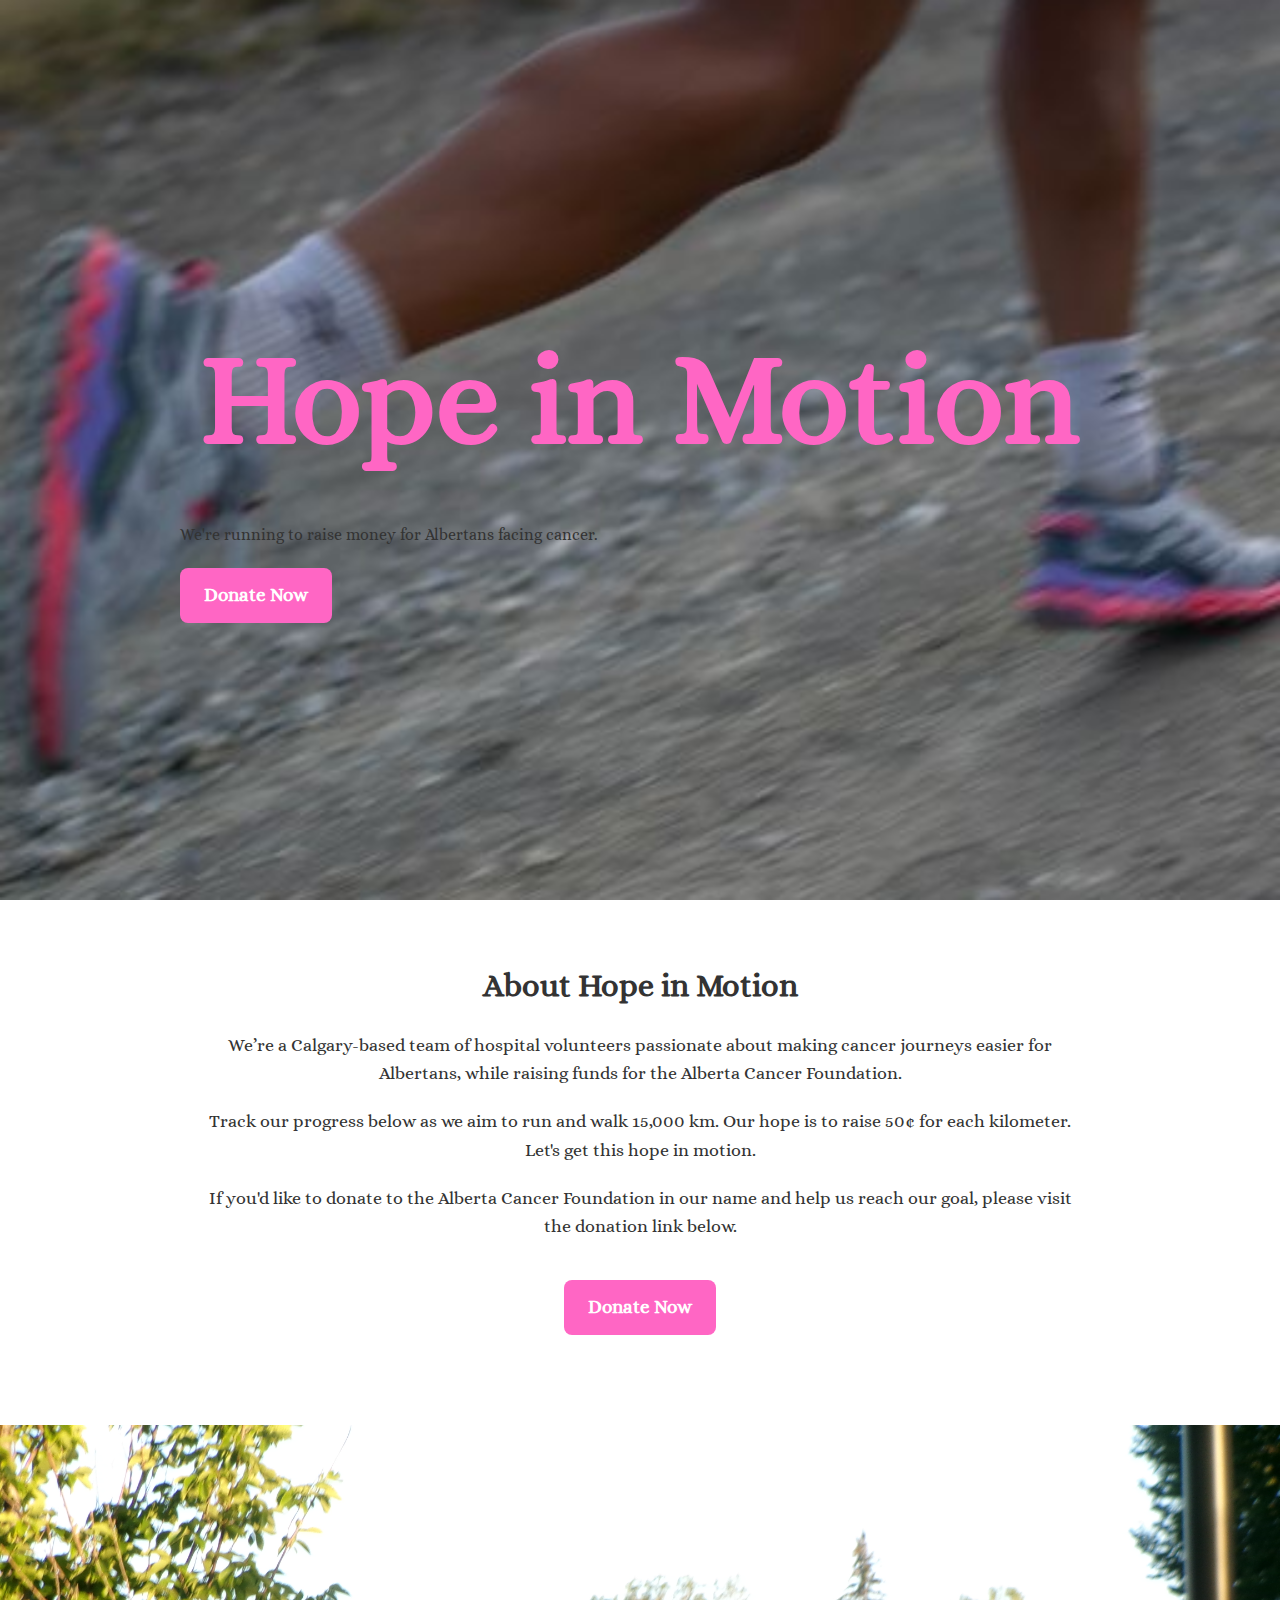
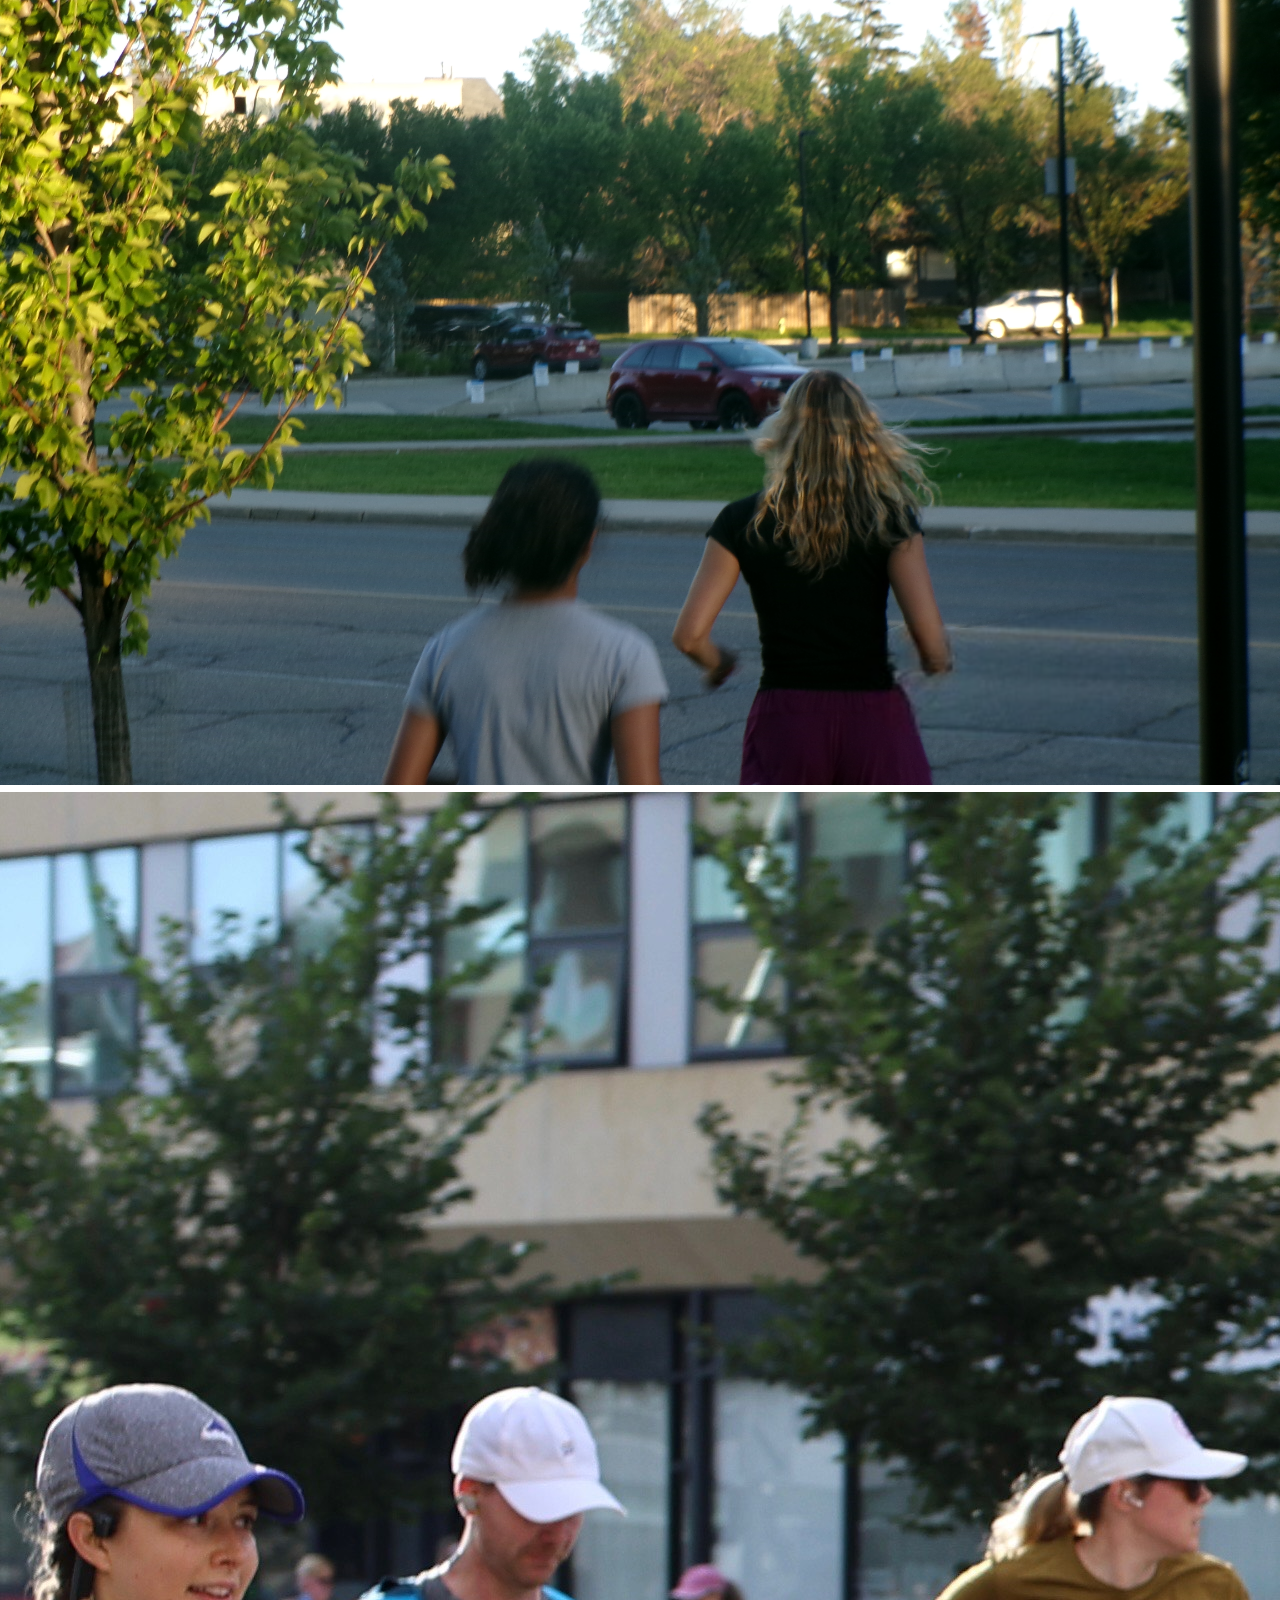
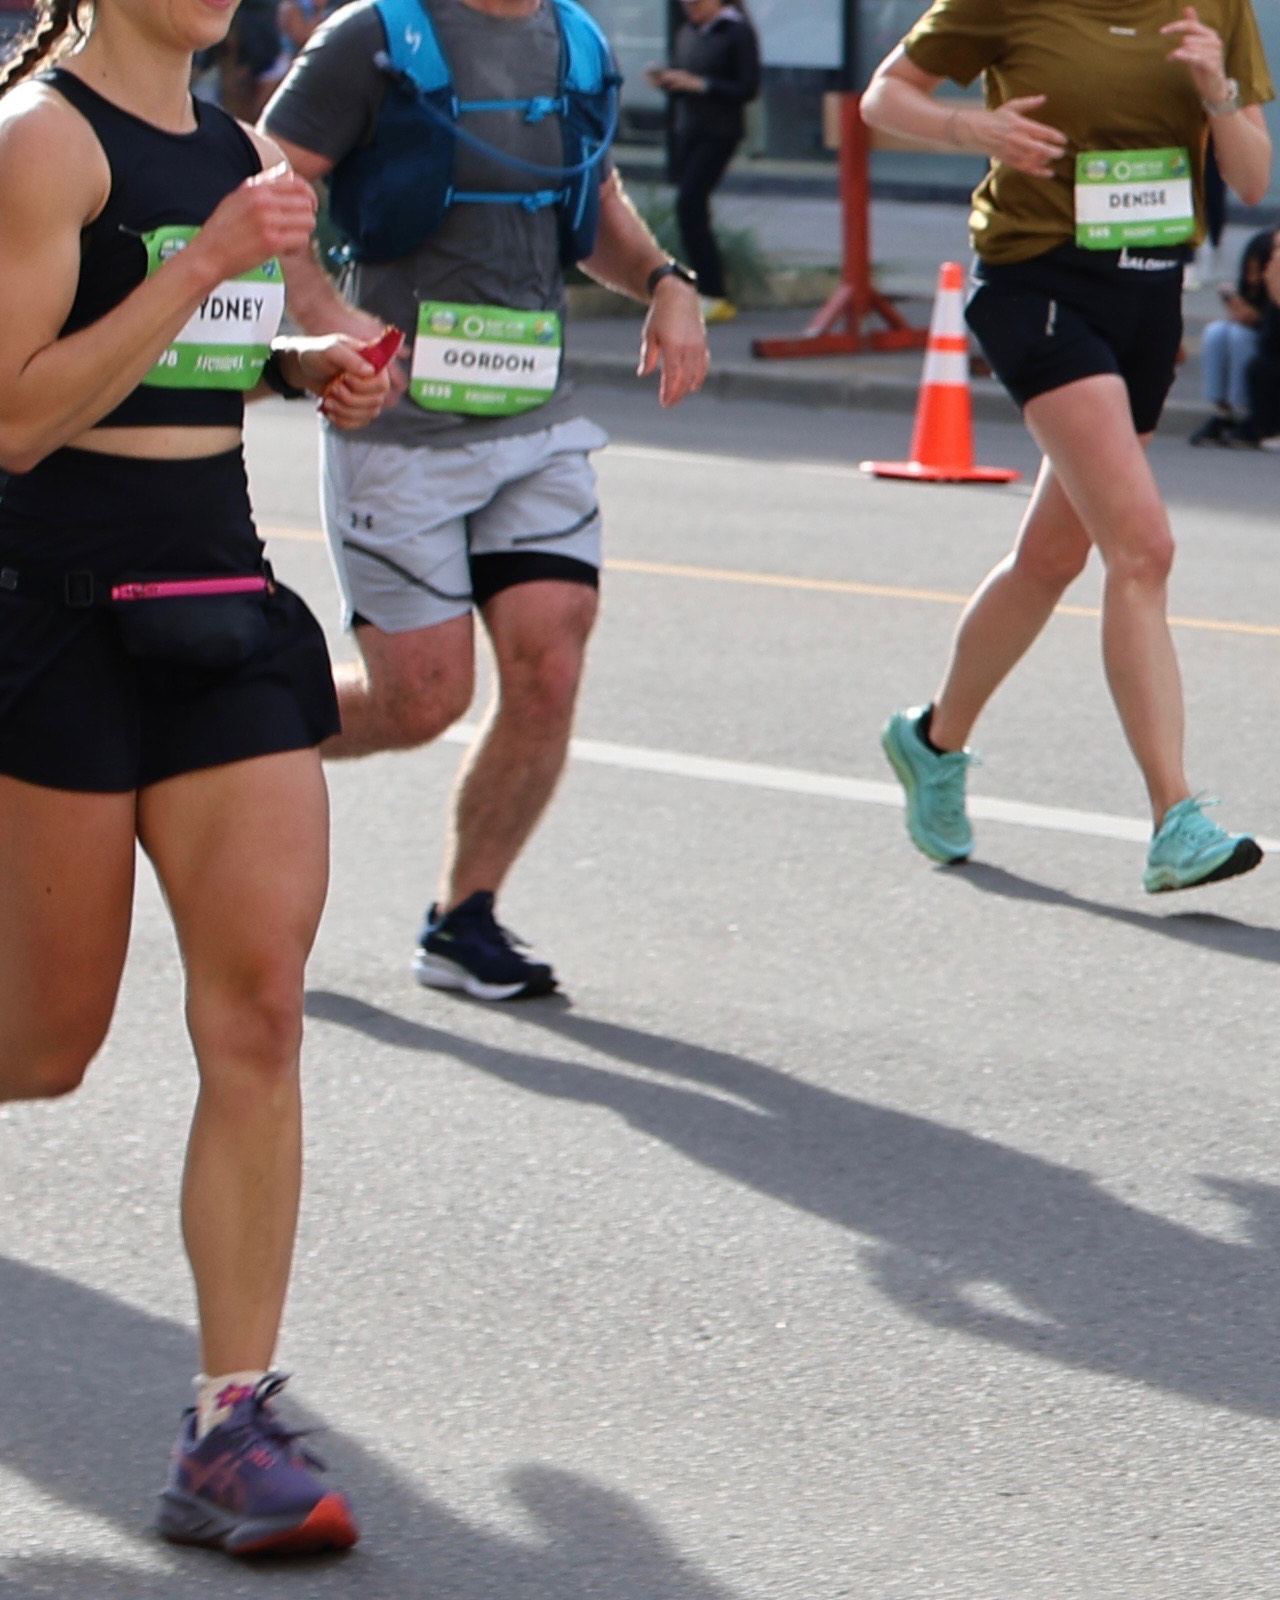
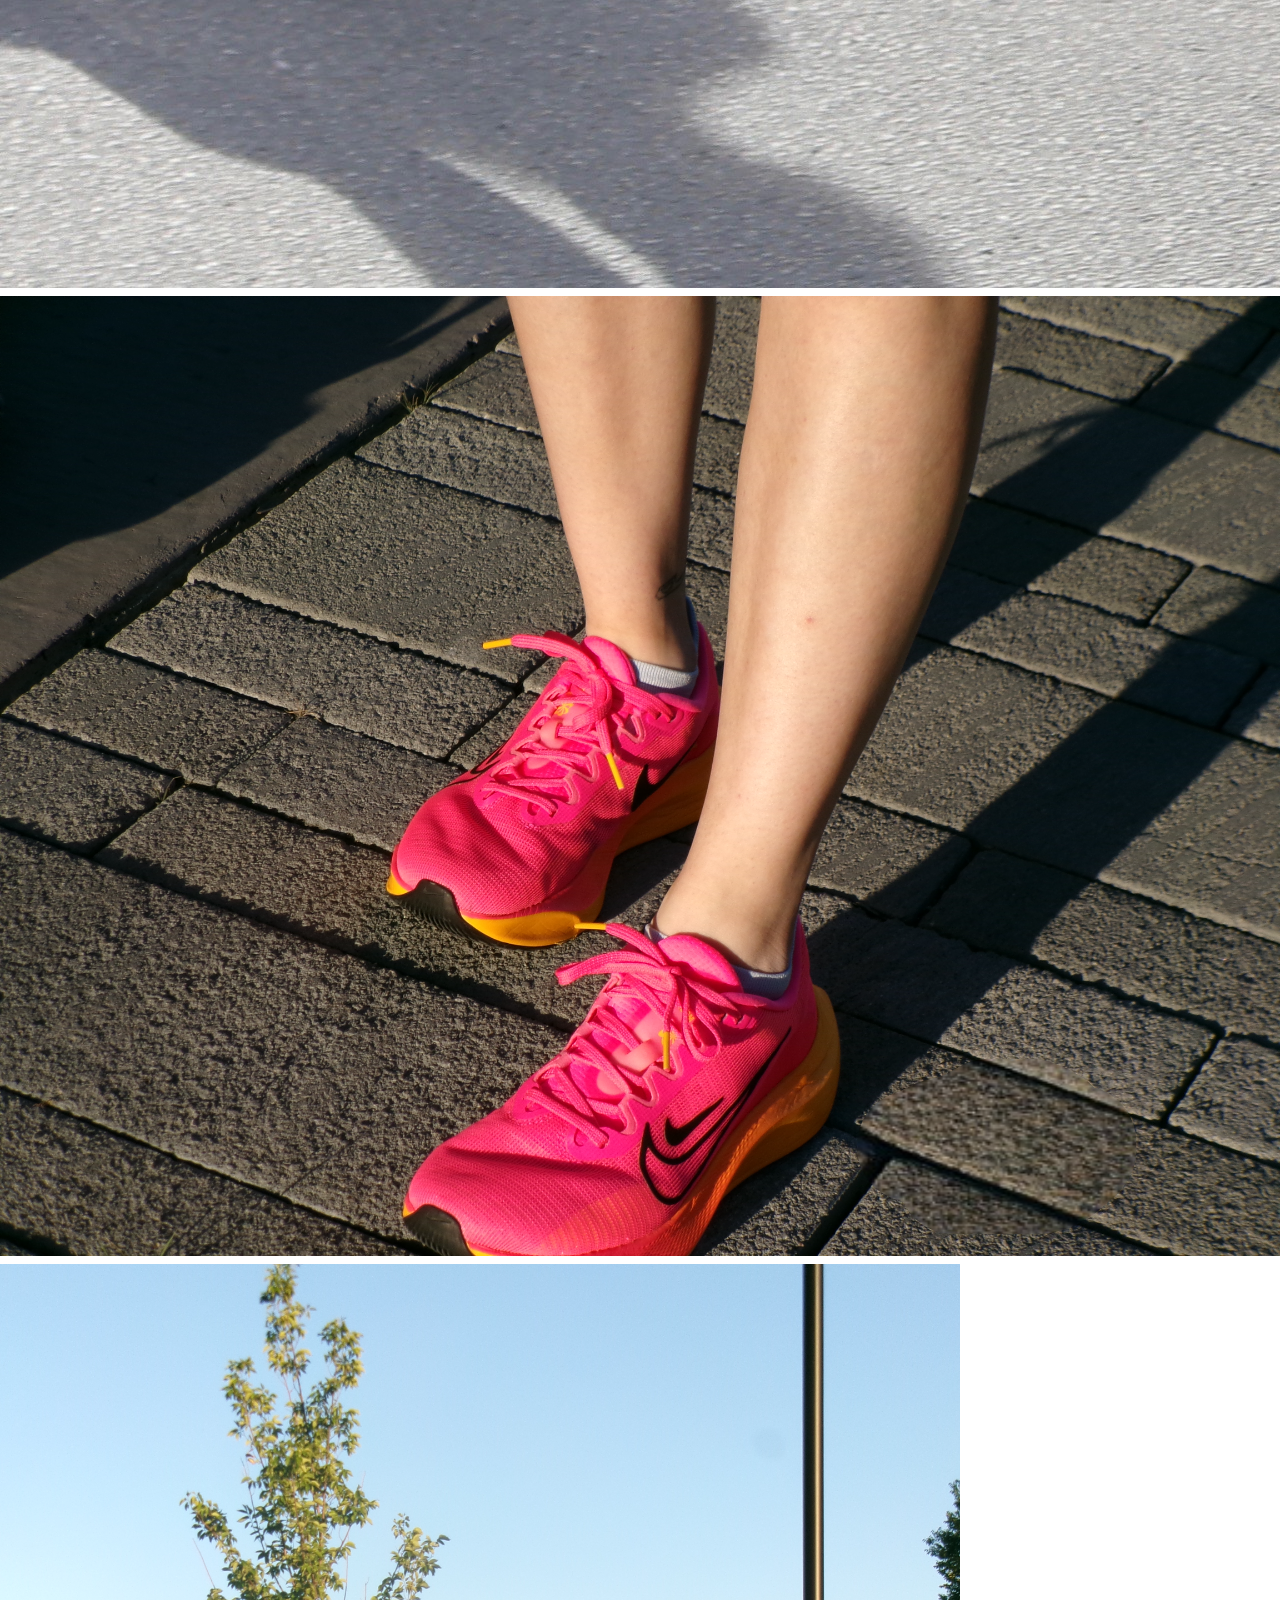
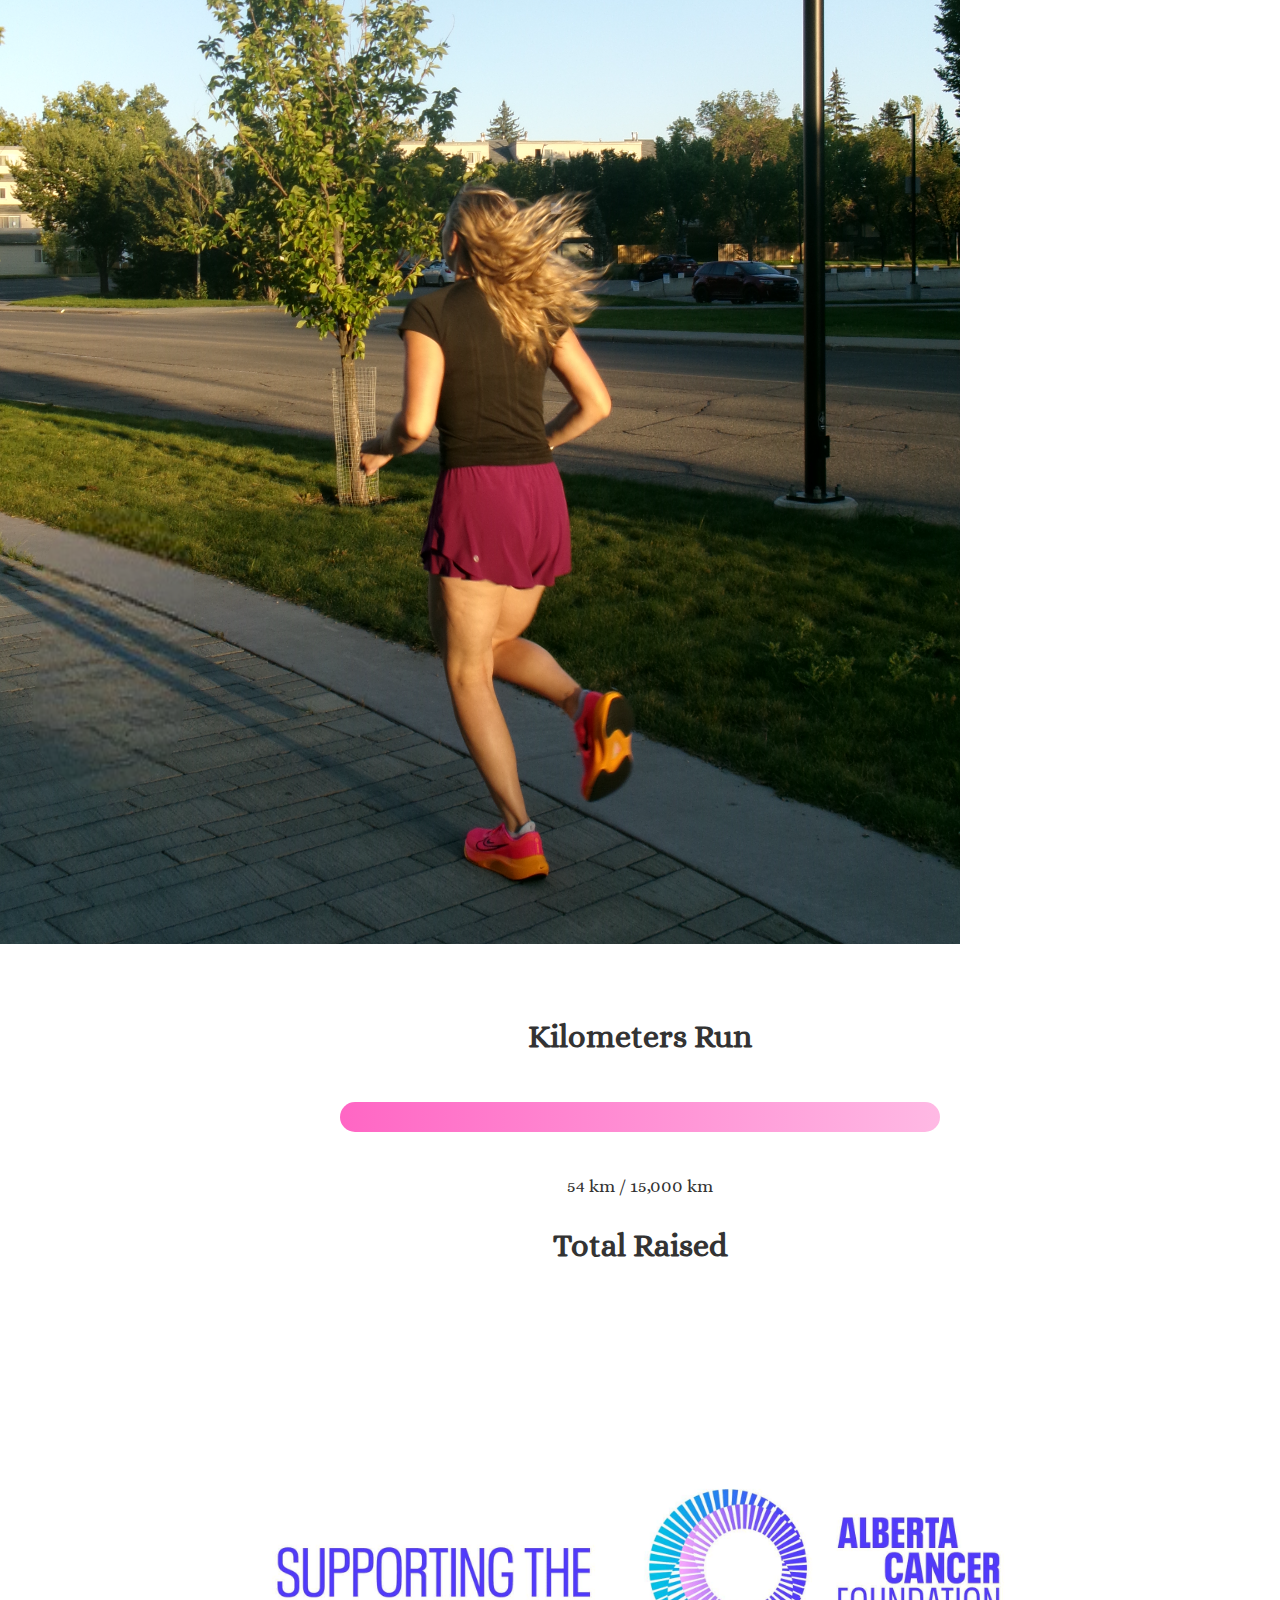
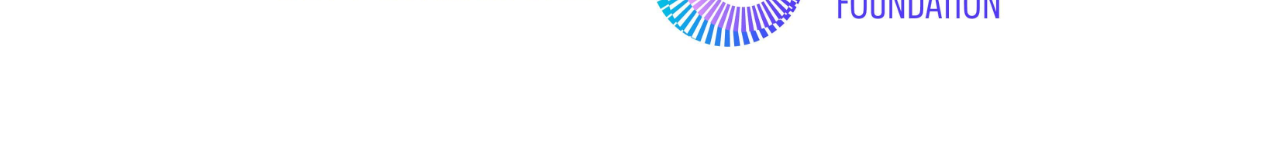
<file: index.html>
<!DOCTYPE html>
<html lang="en">
<head>
  <meta charset="UTF-8">
  <meta name="viewport" content="width=device-width, initial-scale=1">
  <title>Hope in Motion</title>
  <link href="https://fonts.googleapis.com/css2?family=Alice&display=swap" rel="stylesheet">
  <link href="https://fonts.googleapis.com/css2?family=Alice&display=swap" rel="stylesheet">
  <link href="https://fonts.googleapis.com/css2?family=Alice&family=Lato:wght@400;700&display=swap" rel="stylesheet">
  <link rel="stylesheet" href="assets\css\main.css" />
  <link rel="icon" href="assets\images\HM_favicon.png ">
</head>


<body>

  <section class="hero">
    <div class="hero-content">
      <h1 class="hero-title">Hope in Motion</h1>
      <p class="hero-subtitle">
        We're running to raise money for Albertans facing cancer.
      </p>
      <div class="donate-button-wrapper">
        <a href="https://fundraise.albertacancer.ca/campaign/2025-community-events/c651733" target="_blank" class="donate-button"> Donate Now</a>
      </div>
    </div>
  </section>


  <section class="main-section">
    <div class="content-section">
      <h2>About Hope in Motion</h2>
      <p>
        We’re a Calgary-based team of hospital volunteers passionate about making cancer journeys easier for Albertans, while raising funds for the Alberta Cancer Foundation.
      </p>
      <p>
        Track our progress below as we aim to run and walk 15,000 km. Our hope is to raise 50¢ for each kilometer. Let's get this hope in motion.
      </p>
      <p>
        If you'd like to donate to the Alberta Cancer Foundation in our name and help us reach our goal, please visit the donation link below.
      </p>
      <a href="https://fundraise.albertacancer.ca/campaign/2025-community-events/c651733" 
        target="_blank" 
        class="donate-button">
        Donate Now
      </a>
    </div>

    <div class="gallery">
      <img src="assets\images\IMG_1141.png" alt="Gallery Image 1">
      <img src="assets\images\IMG_8210.jpeg" alt="Gallery Image 2">
      <img src="assets\images\IMG_1121.png" alt="Gallery Image 3">
      <img src="assets\images\IMG_1258.png" alt="Gallery Image 4">
    </div>
  </section>

  <section class="content-section centered-content">
    <div class="stats-row">
      <!-- Kilometers Run -->
      <div class="stat-box">
        <h2>Kilometers Run</h2>
        <div class="progress-container">
          <div class="progress-bar" id="progress-bar"></div>
        </div>
          <p class="progress-text-large">54 km / 15,000 km</p>
      </div>
      <!-- Total Raised -->
      <div class="stat-box">
        <h2>Total Raised</h2>
        <p id="donation-total" class="donation-total"></p>
      </div>
    </div>
  </section>


  <section class="content-section centered-content">
    <img src="assets/images/ACF_logo.jpg" alt="Organization Image">
  </section>

  <script src="assets\js\script.js"></script>
</body>
</html>
</file>
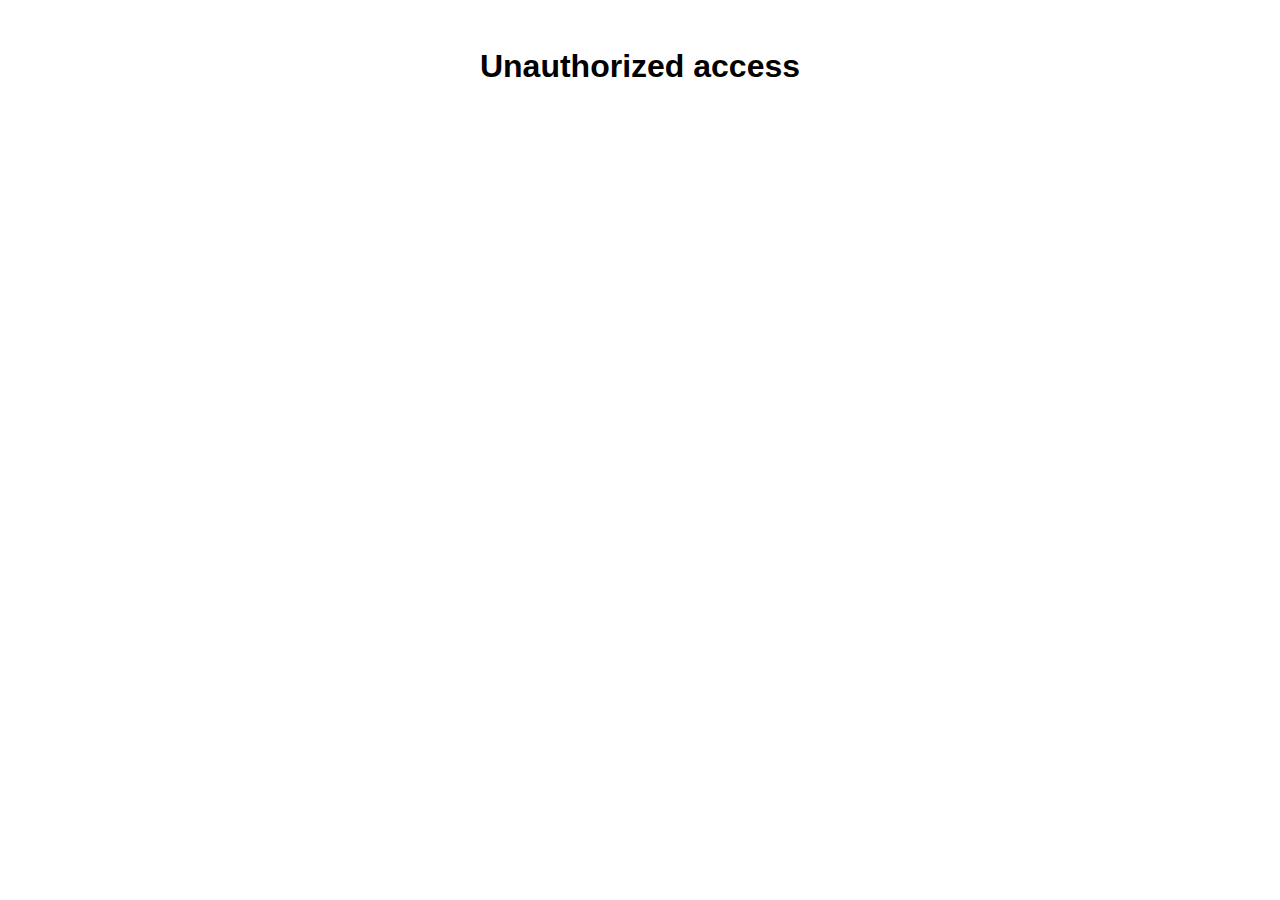
<file: volunteers.html>
<!DOCTYPE html>
<html lang="en">
<head>
  <meta charset="UTF-8">
  <title>Volunteer Logging</title>  
  <style>
    body { font-family: Arial, sans-serif; text-align: center; margin-top: 3em; }
    .hidden { display: none; }
  </style>
</head>
<body>
  <h1 id="status">Checking access…</h1>

  <div id="content" class="hidden">
    <h2>Log Your Kilometers</h2>
    <p><a href="https://docs.google.com/spreadsheets/d/1oGUwwUULSTVR0X3bN-Q1DeVZc8PMFvynJ8oaHnVez-0/edit?gid=0#gid=0" target="_blank">Click here to log your run or walk</a></p>
  </div>

  <script>
    
    const storedHash = "b1ac0b210f0200b17aa19977d0d7b546d5feabfddd2c496ece6589871b7040ff";  

    // SHA-256 helper
    async function sha256(message) {
      const msgBuffer = new TextEncoder().encode(message);
      const hashBuffer = await crypto.subtle.digest("SHA-256", msgBuffer);
      const hashArray = Array.from(new Uint8Array(hashBuffer));
      return hashArray.map(b => b.toString(16).padStart(2, "0")).join("");
    }

    async function checkAccess() {
      const input = window.location.hash.slice(1); // remove leading "#"
      if (!input) {
        document.getElementById("status").textContent = "Unauthorized access";
        return;
      }

      const inputHash = await sha256(input);
      if (inputHash === storedHash) {
        document.getElementById("status").textContent = "Welcome, Volunteer!";
        document.getElementById("content").classList.remove("hidden");
      } else {
        document.getElementById("status").textContent = "Unauthorized access";
      }
    }

    checkAccess();
  </script>
</body>
</html>
</file>
